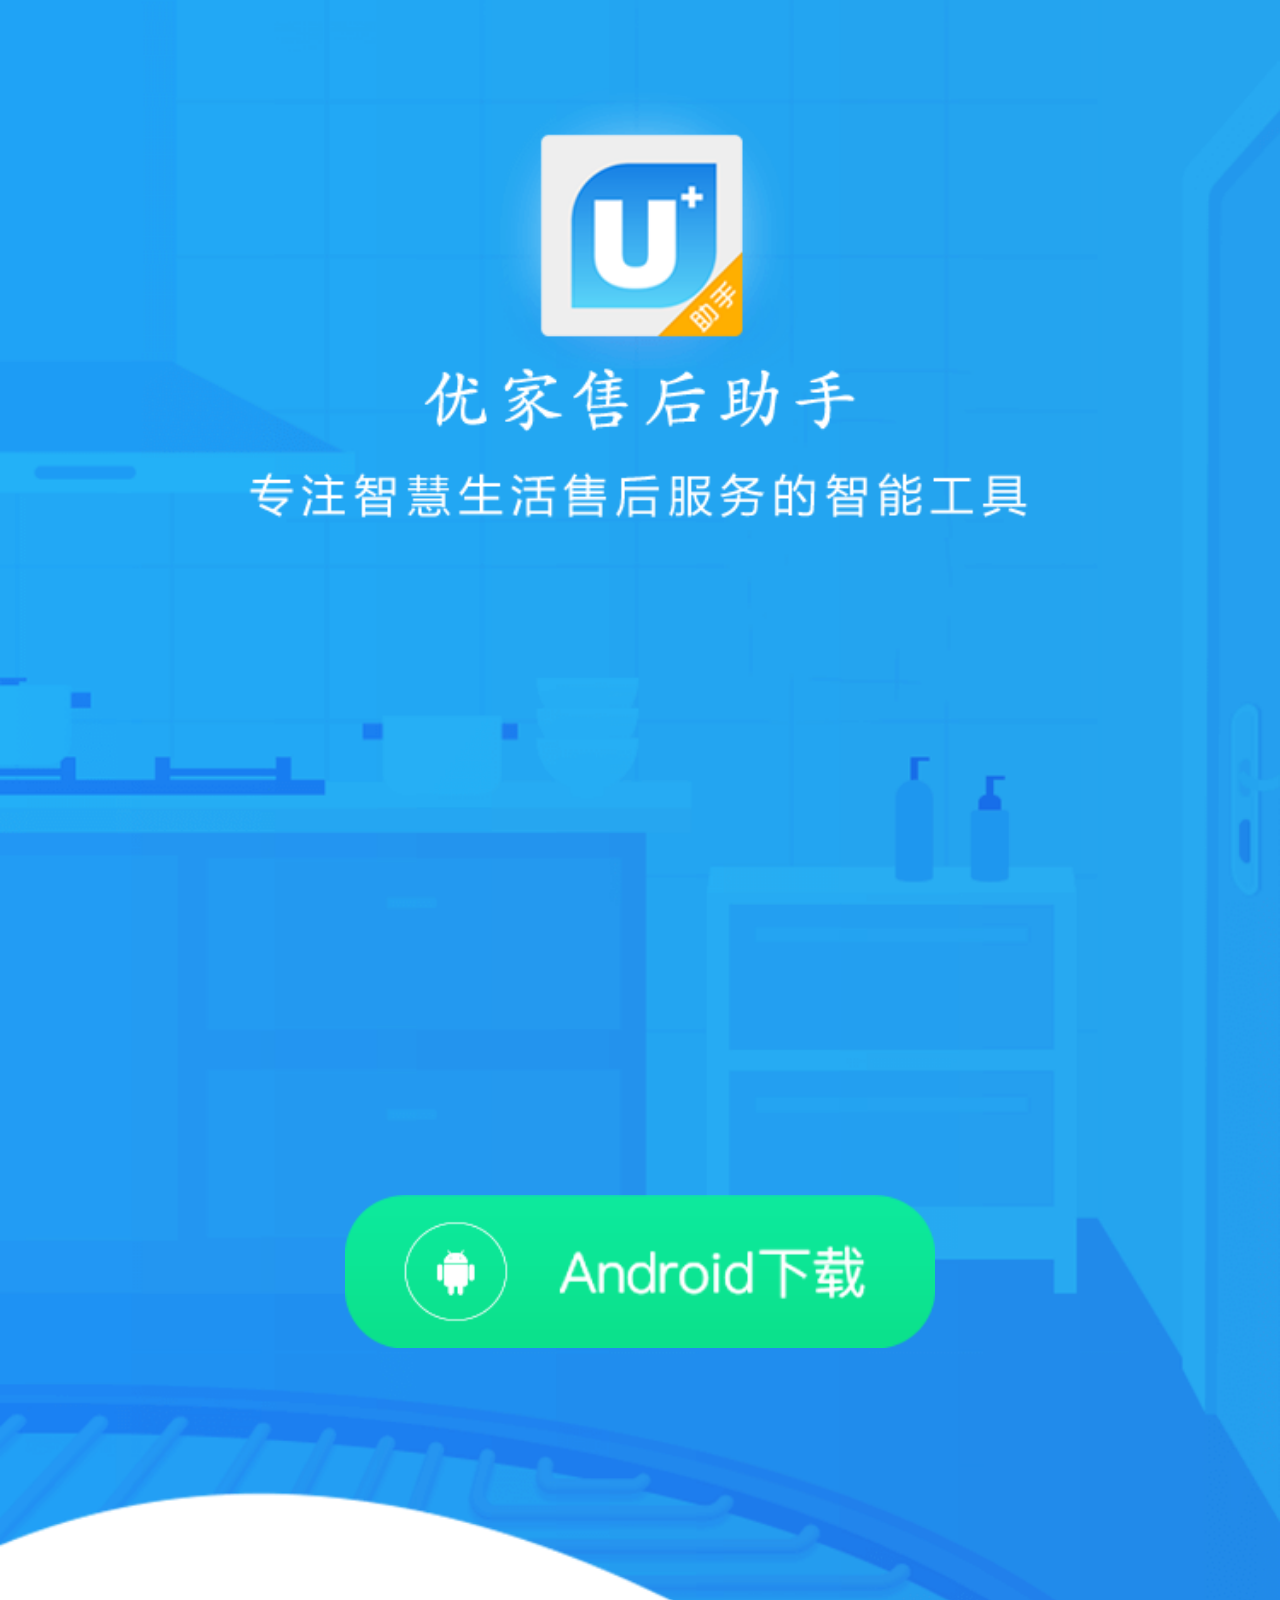
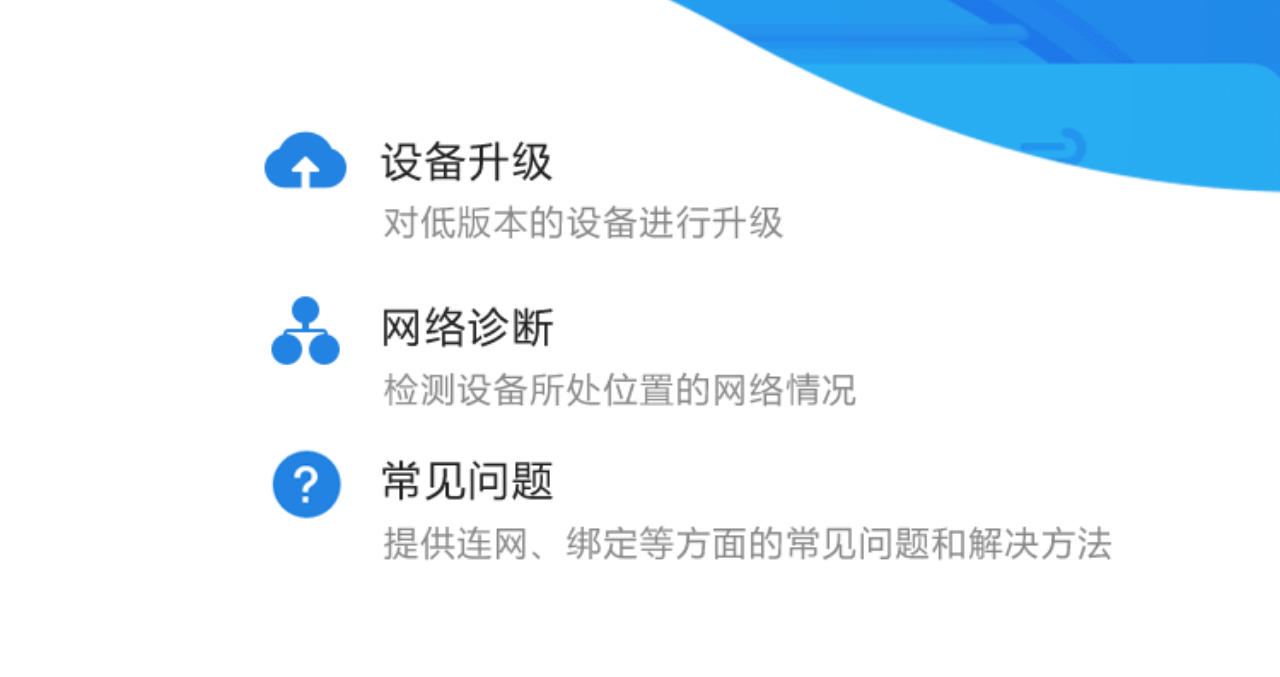
<file: zh-cn/Website/index.html>
<!DOCTYPE html>
<html lang="en">
<head>
  <meta charset="utf-8">
  <meta name="author" content="HaierUbic">
  <meta name="Copyright" content="HaierUbic">
  <meta name="viewport" content="width=device-width, initial-scale=1.0, minimum-scale=1.0, maximum-scale=1.0, user-scalable=no">
  <meta name="apple-mobile-web-app-capable" content="yes" />
  <meta name="apple-mobile-web-app-status-bar-style" content="black" />
  <meta name="format-detection" content="telephone=no" />
  <title>优家售后助手APP下载</title>
  <link rel="stylesheet" href="./styles/style-4121602868.css">
  <style>
    #getUAPP_new{
      display: block!important;
    }
  </style>
  <script>
    (function (win,doc){
    if (!win.addEventListener) return;
    var html=document.documentElement;
    function setFont()
    {
      var cliWidth=html.clientWidth;
      html.style.fontSize=100*(cliWidth/750)+'px';
    }
    win.addEventListener('resize',setFont,false);
    setFont();
    })(window,document);
	
	// isweixin
    function is_weixin(){
      var ua = navigator.userAgent.toLowerCase();
      if (ua.match(/MicroMessenger/i) == "micromessenger") {
        return document.getElementById("mask_open").style.display = "block";
      } else {
        return window.location.href = 'https://resource.haigeek.com/download/resource/selfService/admin/uAssistant-v2.5.0_20191227174133640.apk';
      }
    } 
  

    mask_open_hidden = function() {
	  document.getElementById("mask_open").style.display = "none";
    };
	
  </script>
</head>
<body>
  <div id="page_down" class="wrapper">
    <div class="bg_stop"></div>
  </div>
  <div id="page_active" class="wrapper">
    <section id="getUAPP_new" class="getUAPP" style="margin-top: 7rem">
      <div class="btn_down">
        <a id="andeoid_UAPP_new" class="btn_get" href="#" onclick="is_weixin();"></a>
      </div>
    </section>
    <div class="bg"></div>
    <!--指向浏览器-->
    <div class="mask" id="mask_open" onclick="mask_open_hidden();"></div>
  </div>
</body>
<script src="./scripts/jquery-2-b690c8b8ef.1.4.min.js"></script>



</html>
</file>
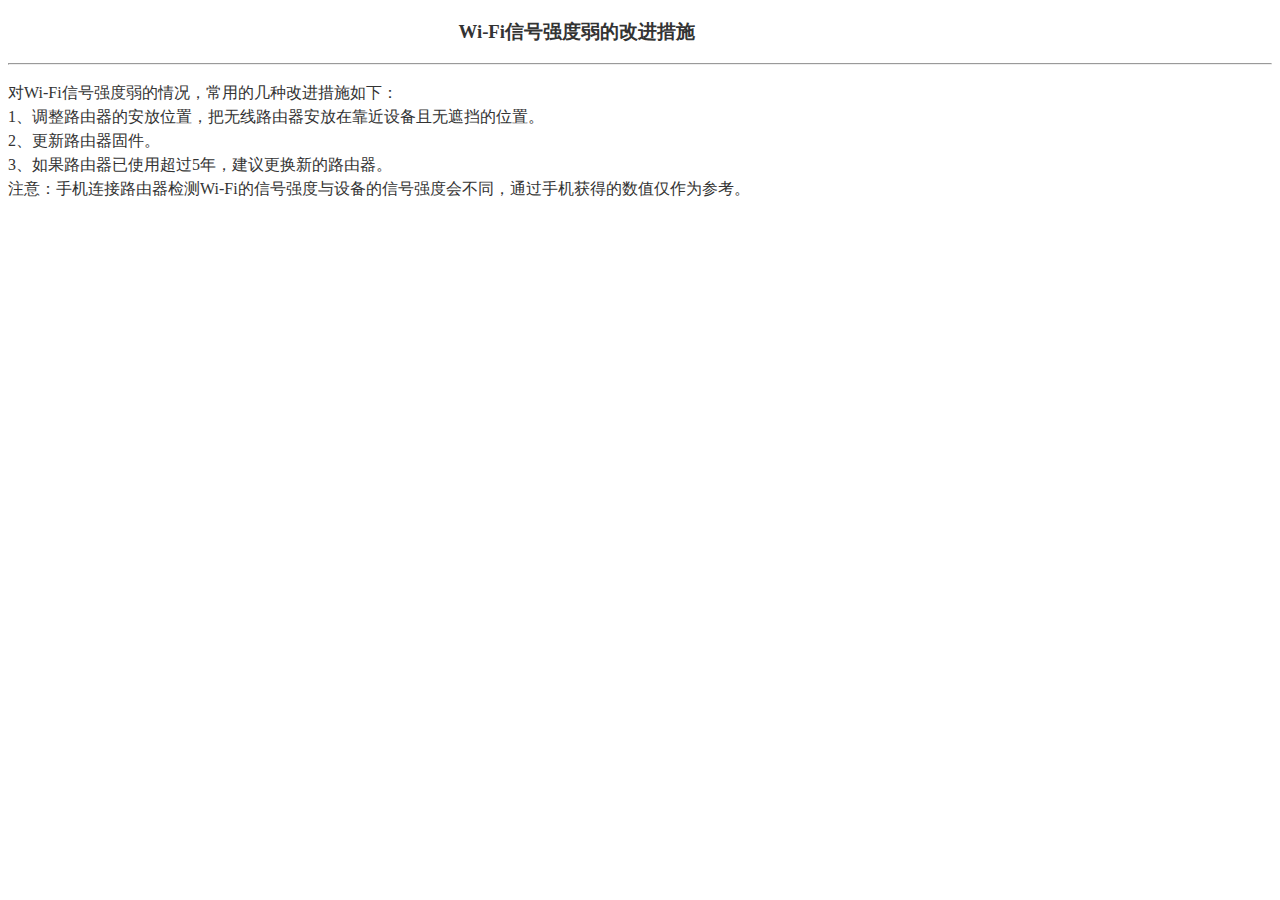
<file: assistant/Network/Wifi_signal_strength.html>
<!DOCTYPE html>
<html>
<head>
    <meta charset="UTF-8">
    <meta name="full-screen" content="yes">
    <meta name="viewport" content="width=device-width,initial-scale=1,user-scalable=no">
<title>Wi-Fi信号强度弱的改进措施</title>
</head>
<body>
<div align="center" style="font-family: 微软雅黑;color:#333333;width:90%;"><h3>Wi-Fi信号强度弱的改进措施</H3></div><hr>
<p align="center" style="width:80%;">
<p align="left" style="line-height:1.5em;font-size:1.0em;font-family: 微软雅黑;color:#333333;">
对Wi-Fi信号强度弱的情况，常用的几种改进措施如下：<br>
1、调整路由器的安放位置，把无线路由器安放在靠近设备且无遮挡的位置。<br>
2、更新路由器固件。<br>
3、如果路由器已使用超过5年，建议更换新的路由器。<br>
注意：手机连接路由器检测Wi-Fi的信号强度与设备的信号强度会不同，通过手机获得的数值仅作为参考。<br></p></p>
</body>
</html>
</file>
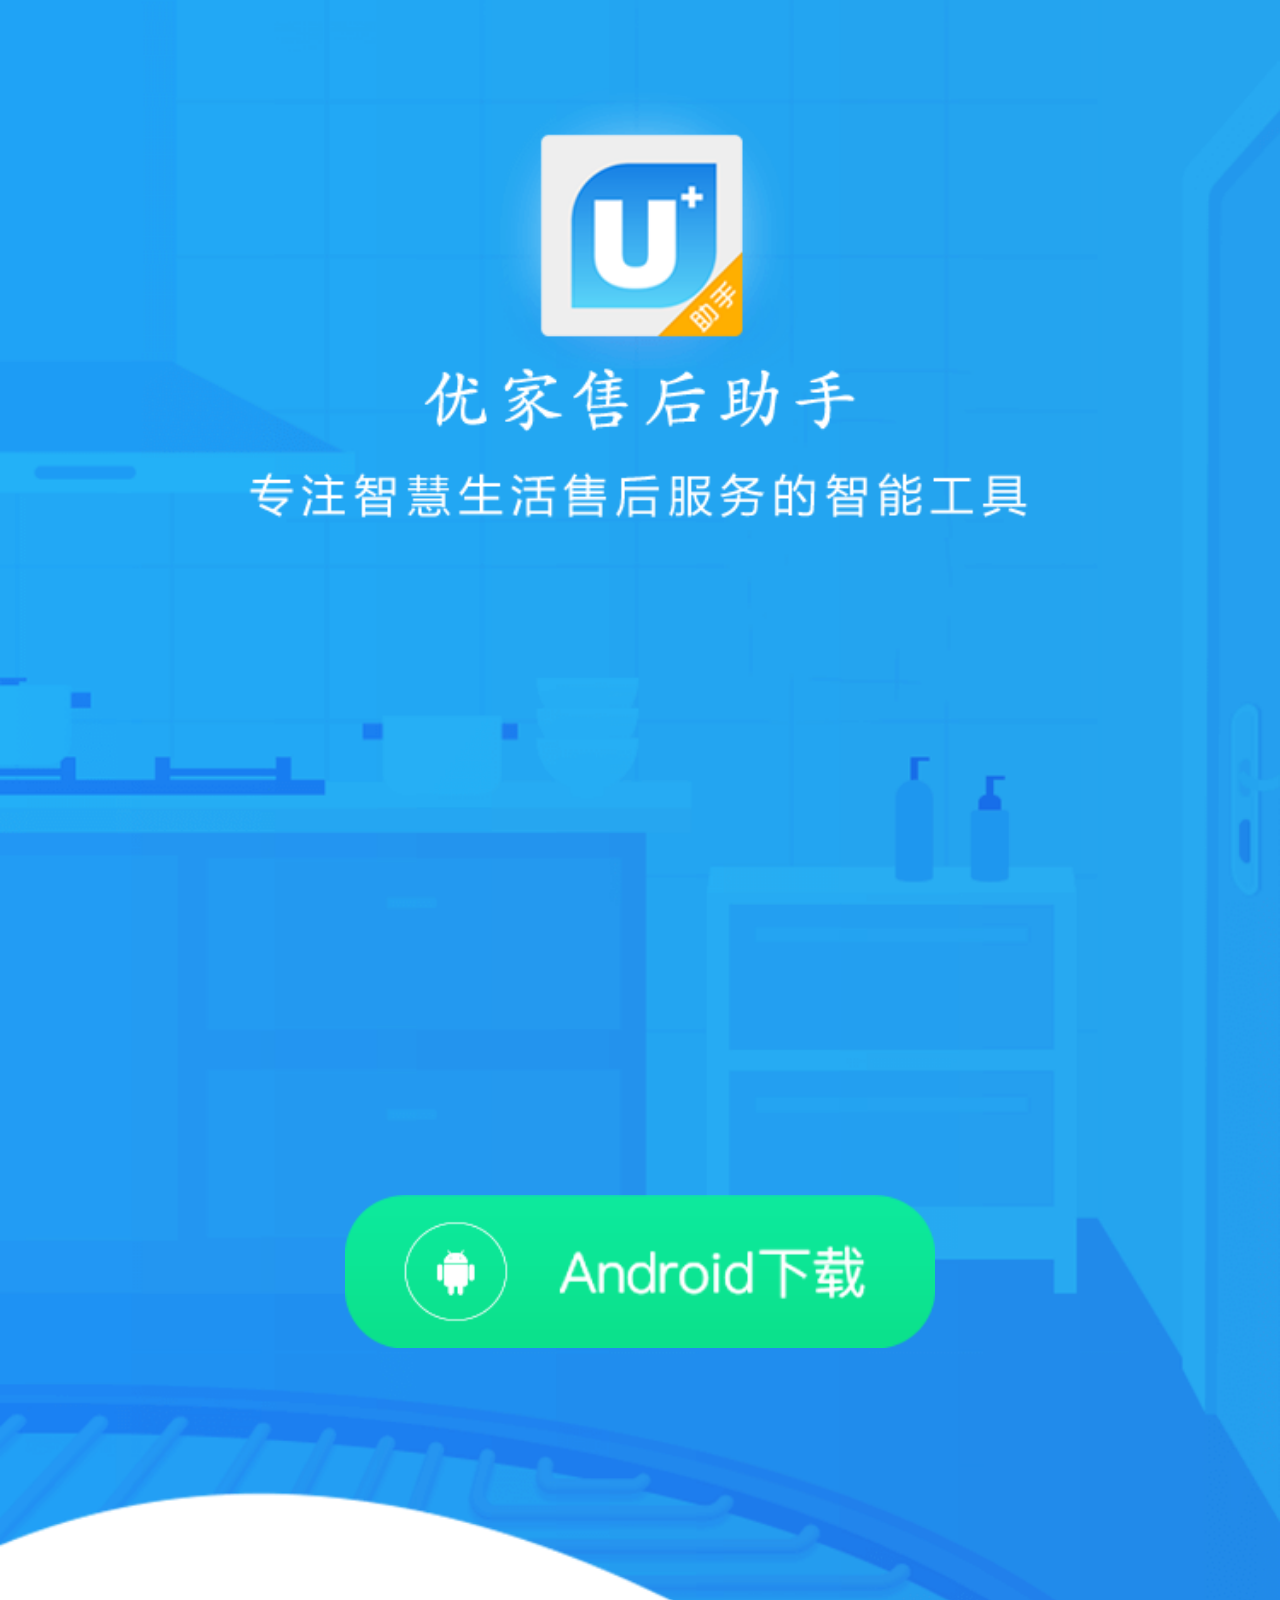
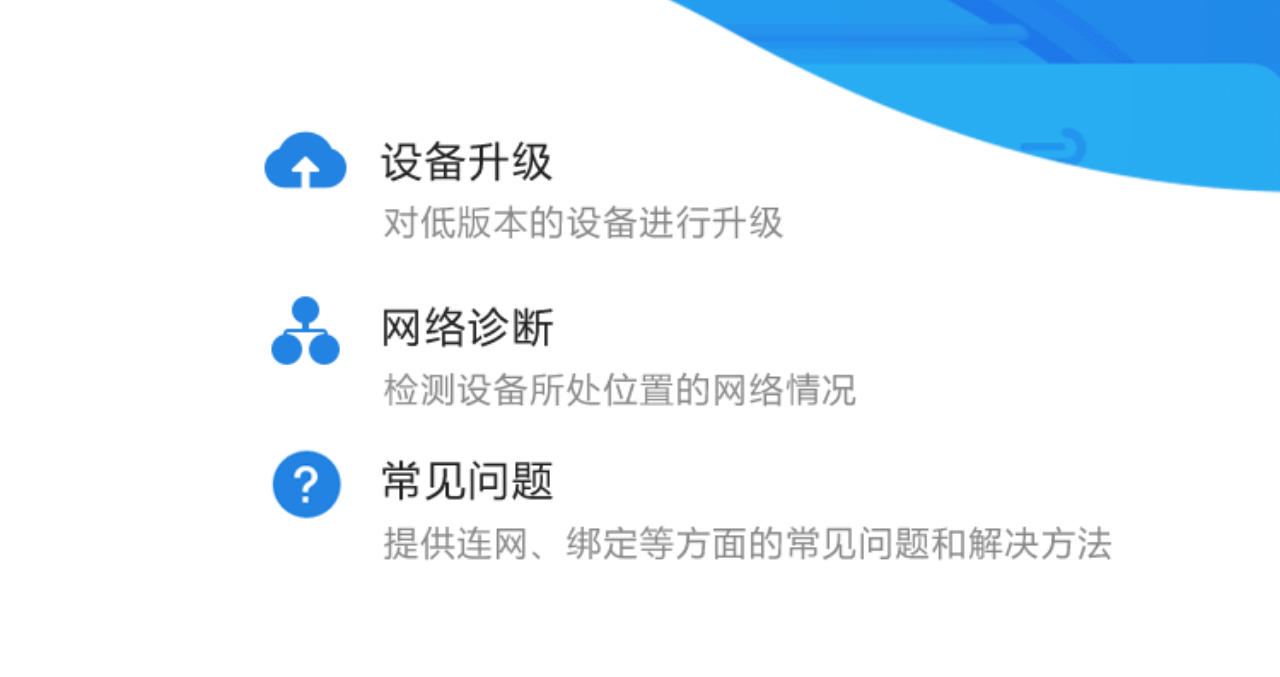
<file: zh-cn/Website/index-20191227.html>
<!DOCTYPE html>
<html lang="en">
<head>
  <meta charset="utf-8">
  <meta name="author" content="HaierUbic">
  <meta name="Copyright" content="HaierUbic">
  <meta name="viewport" content="width=device-width, initial-scale=1.0, minimum-scale=1.0, maximum-scale=1.0, user-scalable=no">
  <meta name="apple-mobile-web-app-capable" content="yes" />
  <meta name="apple-mobile-web-app-status-bar-style" content="black" />
  <meta name="format-detection" content="telephone=no" />
  <title>优家售后助手APP下载</title>
  <link rel="stylesheet" href="./styles/style-4121602868.css">
  <style>
    #getUAPP_new{
      display: block!important;
    }
  </style>
  <script>
    (function (win,doc){
    if (!win.addEventListener) return;
    var html=document.documentElement;
    function setFont()
    {
      var cliWidth=html.clientWidth;
      html.style.fontSize=100*(cliWidth/750)+'px';
    }
    win.addEventListener('resize',setFont,false);
    setFont();
    })(window,document);
	
	// isweixin
    function is_weixin(){
      var ua = navigator.userAgent.toLowerCase();
      if (ua.match(/MicroMessenger/i) == "micromessenger") {
        return document.getElementById("mask_open").style.display = "block";
      } else {
        return window.location.href = 'https://resource.haigeek.com/download/resource/selfService/admin/uAssistant-v2.4.20_20190830183840880.apk';
      }
    } 
  

    mask_open_hidden = function() {
	  document.getElementById("mask_open").style.display = "none";
    };
	
  </script>
</head>
<body>
  <div id="page_down" class="wrapper">
    <div class="bg_stop"></div>
  </div>
  <div id="page_active" class="wrapper">
    <section id="getUAPP_new" class="getUAPP" style="margin-top: 7rem">
      <div class="btn_down">
        <a id="andeoid_UAPP_new" class="btn_get" href="#" onclick="is_weixin();"></a>
      </div>
    </section>
    <div class="bg"></div>
    <!--指向浏览器-->
    <div class="mask" id="mask_open" onclick="mask_open_hidden();"></div>
  </div>
</body>
<script src="./scripts/jquery-2-b690c8b8ef.1.4.min.js"></script>



</html>
</file>
<file: zh-cn/Website/styles/style-4121602868.css>
article,aside,blockquote,body,button,code,dd,details,div,dl,dt,fieldset,figcaption,figure,footer,form,h1,h2,h3,h4,h5,h6,header,hgroup,hr,input,legend,li,menu,nav,ol,p,pre,section,td,textarea,th,ul{margin:0;padding:0}article,aside,details,figcaption,figure,footer,header,hgroup,menu,nav,section{display:block}table{border-collapse:collapse;border-spacing:0}audio,canvas,video{display:inline-block}fieldset,img{border:0}address,caption,cite,code,dfn,em,strong,th,var{font-style:normal;font-weight:400}ol,ul{list-style:none}caption,th{text-align:left}h1,h2,h3,h4,h5,h6{font-size:100%;font-weight:400}q:after,q:before{content:''}input,select,textarea{font-family:inherit;font-size:inherit;font-weight:inherit}.clearfix:after{content:".";display:block;height:0;clear:both;visibility:hidden}body,html{-webkit-text-size-adjust:100%}html{-ms-text-size-adjust:100%;-webkit-overflow-scrolling:touch}img{-webkit-touch-callout:none}body{background-color:#f4f4f4;font-family:'\5FAE\8F6F\96C5\9ED1',STHeiTi,Arial,sans-serif,"Droid Sans Fallback";-webkit-user-select:none;user-select:none;font-size:12px}.wrapper{position:relative;font-size:12px;background:#fff;overflow:hidden;width:100%;height:13.34rem}.wrapper *{-webkit-box-sizing:border-box;box-sizing:border-box}.wrapper section{width:100%;position:relative;z-index:2}#page_down{display:none}.bg,.bg_stop{background-image:url(../img/bg_new.png);background-repeat:no-repeat;position:absolute;top:0;left:0;width:100%;height:13.34rem;background-size:100% 100%;z-index:1}.bg_stop{background-image:url(../img/bg_stop.png)}.getNum{text-align:center;margin-top:3.6rem;height:3.53rem}.inputForm{padding-left:.3rem;text-align:left;margin:0 auto;border-radius:.4rem;width:3.86rem;background:#d2eefc;height:.64rem;border:1px solid #228ae5;margin-bottom:.25rem}.numInput{height:100%;width:2rem;background-color:#d2eefc;border-style:none;color:#666;font-size:.24rem}.checkImg,.checkNum{float:left}.checkImg{width:1.25rem;height:100%}.txtColor{display:none;color:#f70c00;margin-top:.1rem;text-align:center;padding-right:.3rem;font-size:.24rem}.btn_now,.getMsgNum{color:#fff;font-size:.24rem}.getMsgNum{float:right;text-align:center;display:inline-block;height:100%;line-height:.6rem;background:-webkit-linear-gradient(#44b6ff,#1f9fff);border-radius:.5rem;width:1.2rem}.btn_now{margin-top:.2rem;border-style:none;background:-webkit-linear-gradient(#4164fb,#0555f9);width:3.57rem;height:.66rem;border-radius:.4rem}.getUAPP{text-align:center;margin-top:.52rem}#getUAPP_new{margin-top:4.5rem}.btn_get{display:inline-block;border-style:none;width:2.61rem;height:.7rem;background-size:100% 100%}.takeGary{filter:grayscale(1);-webkit-filter:grayscale(1)}#andeoid_UAPP{margin-right:.48rem;background-image:url(../img/android.png)}#ios_UAPP{background-image:url(../img/ios-btn.png)}#andeoid_UAPP_new,#ios_UAPP_new{width:3.46rem;height:.9rem;margin:0 auto;display:block}#andeoid_UAPP_new{margin-bottom:.8rem;background-image:url(../img/android-new.png)}#ios_UAPP_new{background-image:url(../img/ios-btn-new.png)}.mask{z-index:9;display:none;overflow:auto;position:fixed;left:0;right:0;top:0;bottom:0;background-image:url(../img/mask.png);background-size:100% 100%}.suc_sec{padding-top:.52rem}.sec_title{color:#fff;font-size:.42rem;margin-bottom:.16rem}.sec_subTit{color:#fff;font-size:.32rem}
</file>
